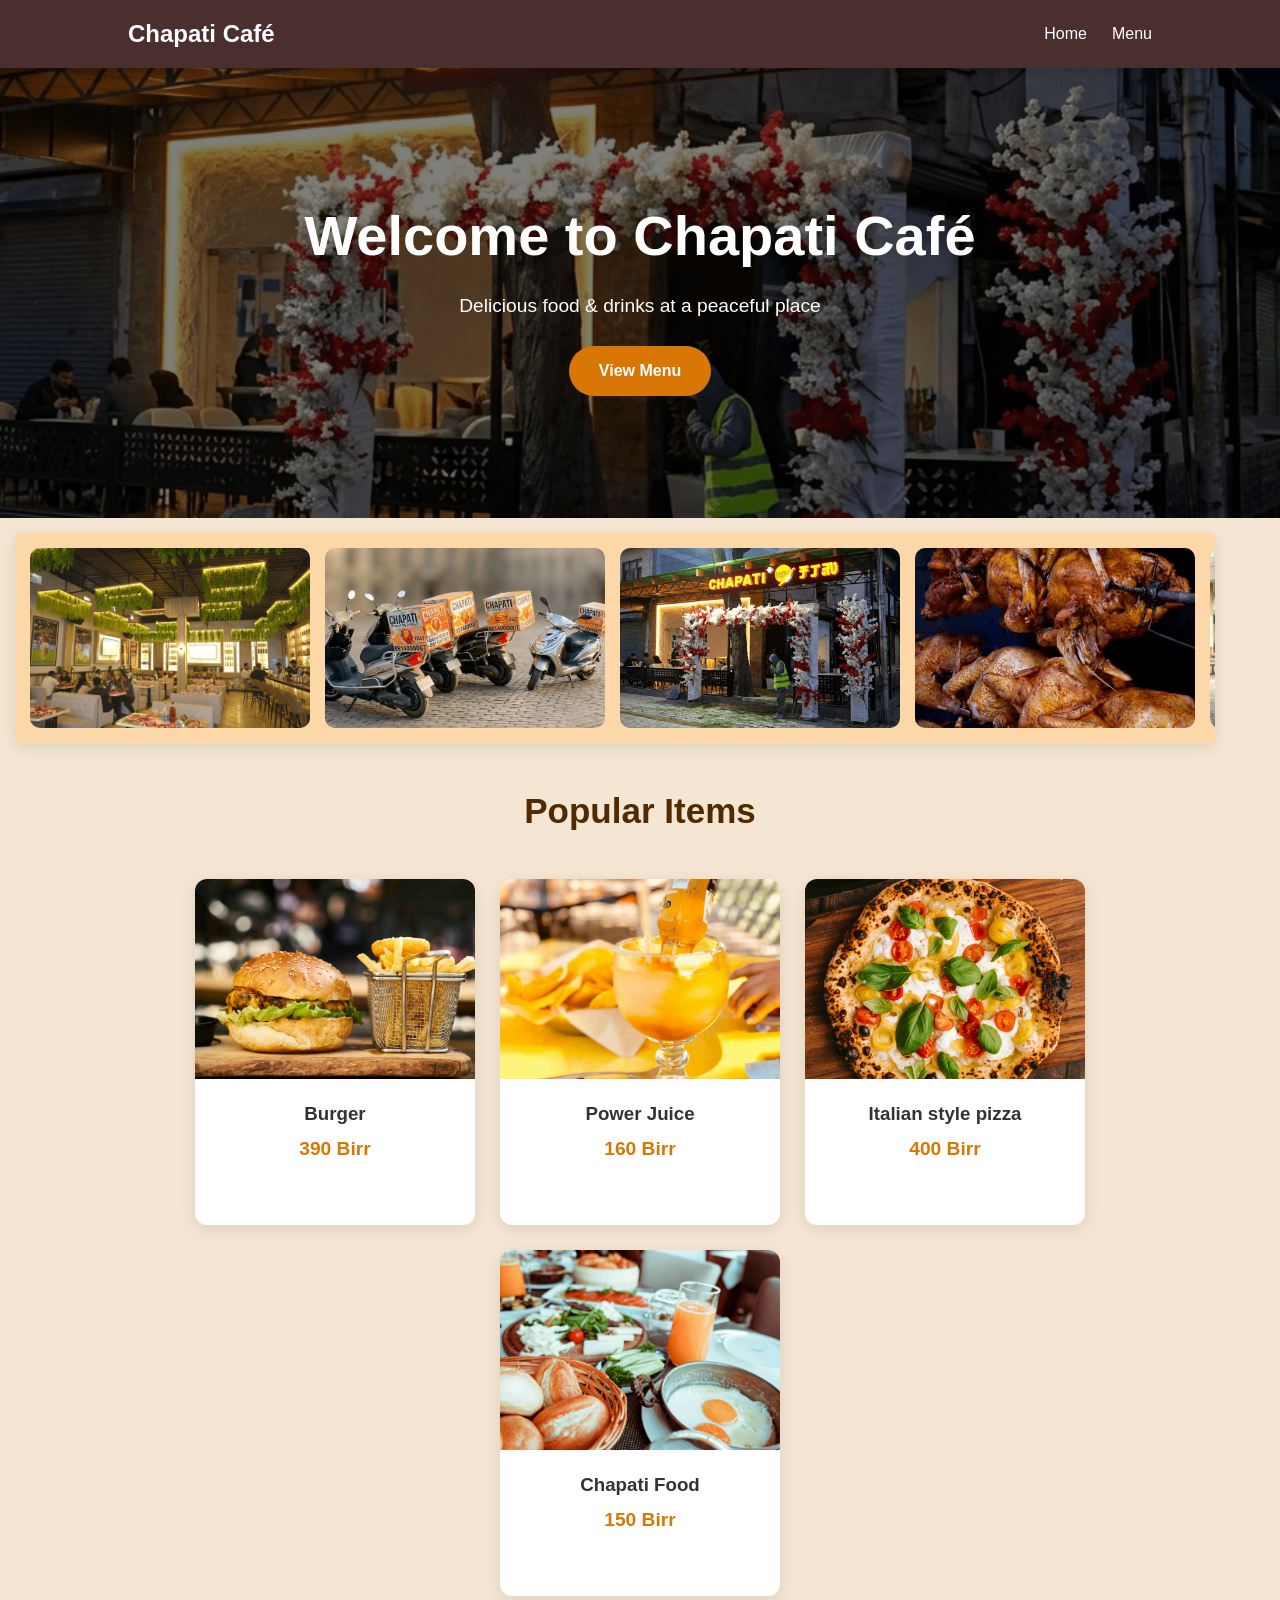
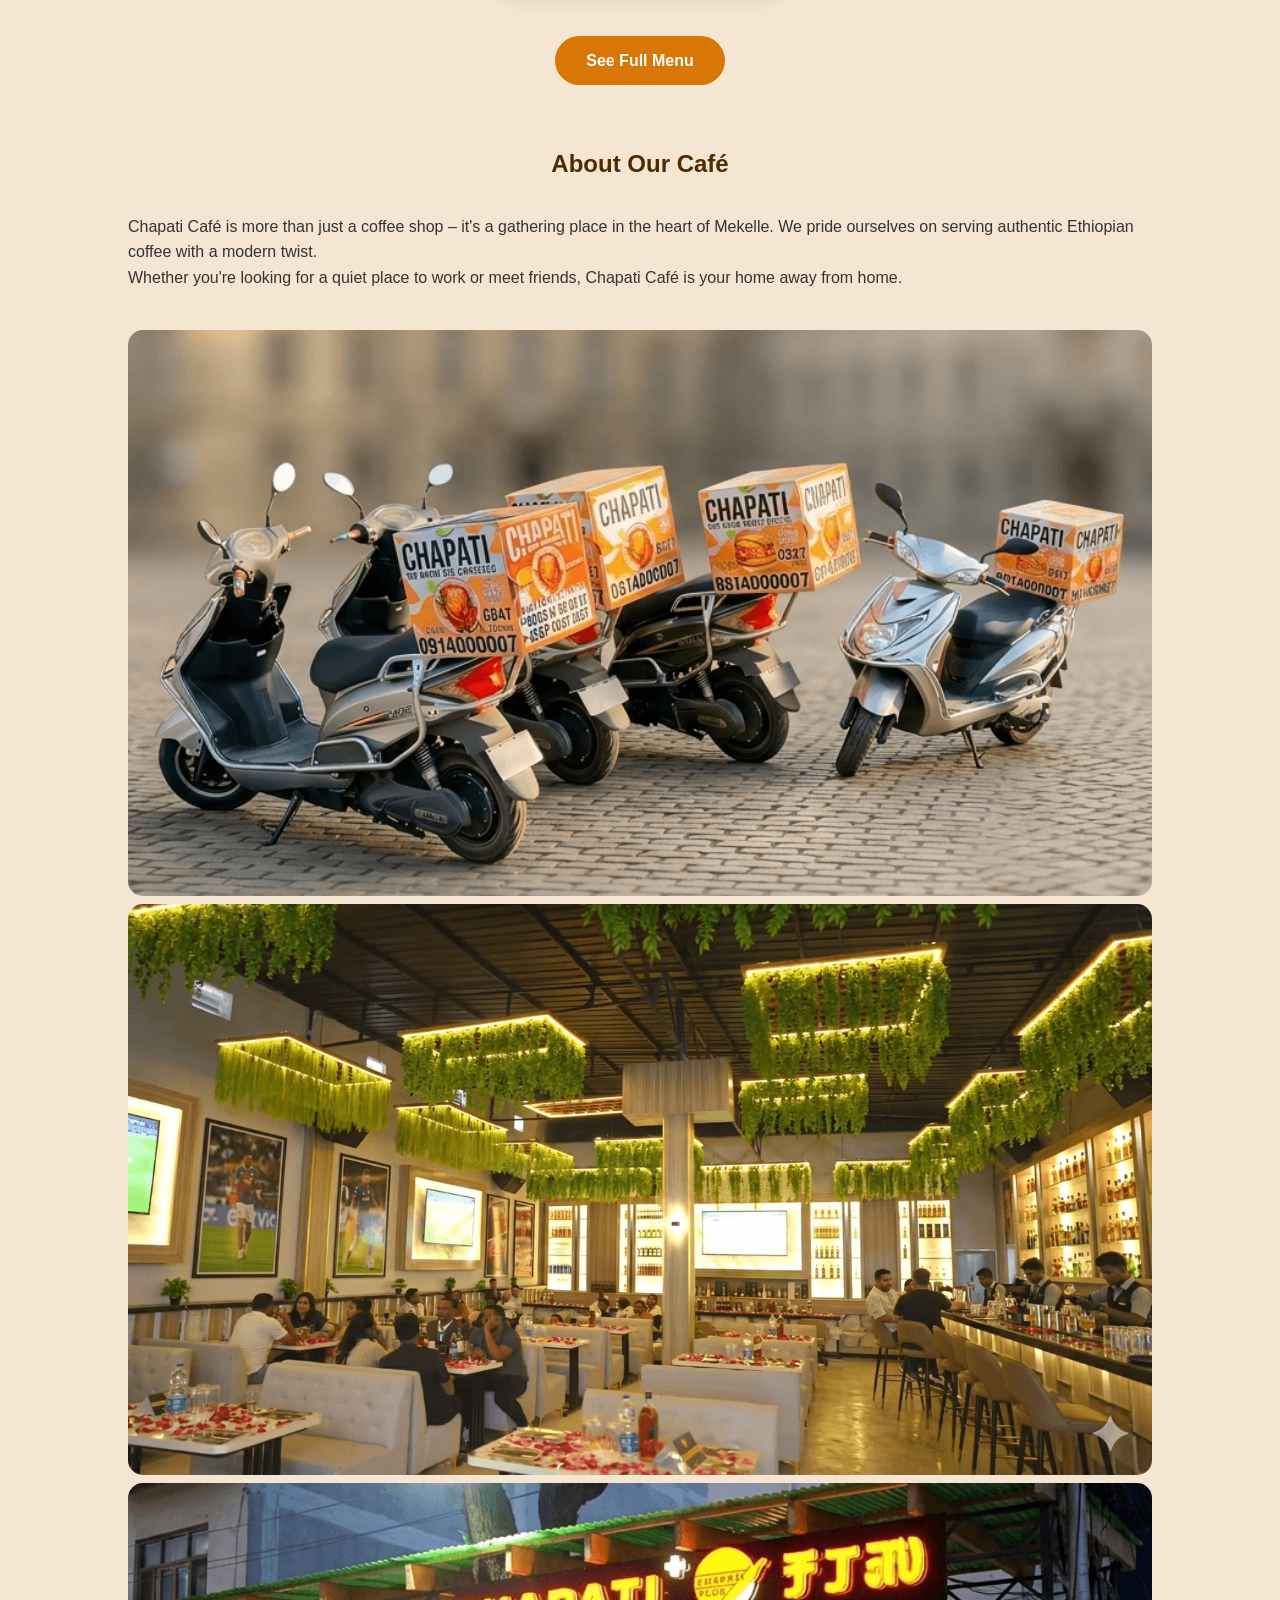
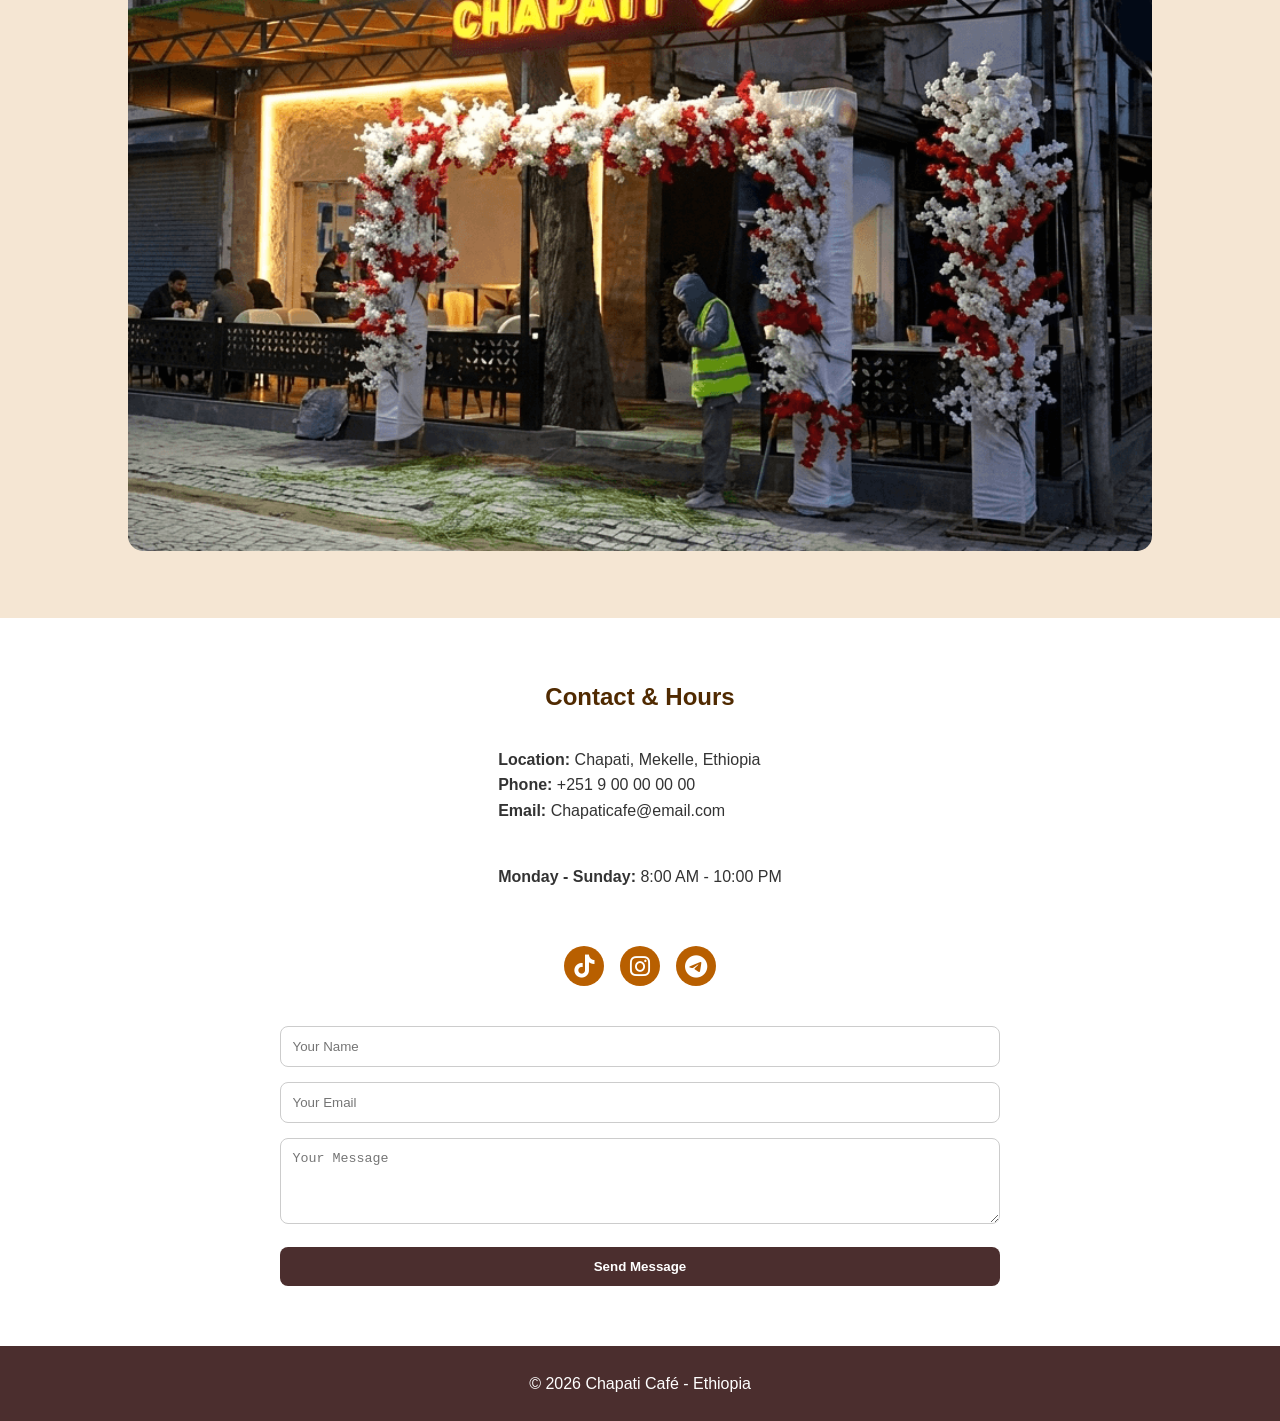
<file: index.html>
<!DOCTYPE html>
<html lang="en">
<head>
    <meta charset="UTF-8">
    <meta name="viewport" content="width=device-width, initial-scale=1.0">
    <title>Chapati Café | Home</title>
    <link rel="stylesheet" href="style.css">
    <link rel="stylesheet" href="https://cdnjs.cloudflare.com/ajax/libs/font-awesome/6.0.0/css/all.min.css">
    <link rel="icon" href="images/chapati-logo.jpg">
</head>
<body>

    <nav class="navbar">
        <div class="logo">Chapati Café</div>
        <ul class="nav-links">
            <li><a href="index.html">Home</a></li>
            <li><a href="menu.html">Menu</a></li>
        </ul>
        <div class="menu-toggle">&#9776;</div>
    </nav>

    <section class="hero">
        <h1>Welcome to Chapati Café</h1>
        <p>Delicious food & drinks at a peaceful place</p>
        <a href="menu.html" class="btn">View Menu</a>
    </section>

    <div class="img-animation">
        <div class="track">

            <!-- First set -->
            <div class="box-img"><img src="images/chapati-img1.png"></div>
            <div class="box-img"><img src="images/chapati-motors.png"></div>
            <div class="box-img"><img src="images/chapati-home-img1.png"></div>
            <div class="box-img"><img src="images/chapati-chicken.png"></div>
            <div class="box-img"><img src="images/chapati-img2.png"></div>
            <div class="box-img"><img src="images/chapati-alchole.png"></div>

            <!-- Duplicate (for smooth loop) -->
            <div class="box-img"><img src="images/chapati-img1.png"></div>
            <div class="box-img"><img src="images/chapati-motors.png"></div>
            <div class="box-img"><img src="images/chapati-home-img1.png"></div>
            <div class="box-img"><img src="images/chapati-chicken.png"></div>
            <div class="box-img"><img src="images/chapati-img2.png"></div>
            <div class="box-img"><img src="images/chapati-alchole.png"></div>

        </div>
    </div>

    <section class="featured">
        <h2>Popular Items</h2>
        <div class="menu-container">
            <div class="food-card">
                <div class="image-box"><img src="images/burger-burger.jpg" alt="Pizza"></div>
                <div class="food-info">
                    <h3>Burger</h3>
                    <p class="price">390 Birr</p>
                </div>
            </div>
            <div class="food-card">
                <div class="image-box"><img src="images/juice-power.jpg" alt="Coffee"></div>
                <div class="food-info">
                    <h3>Power Juice</h3>
                    <p class="price">160 Birr</p>
                </div>
            </div>
            <div class="food-card">
                <div class="image-box"><img src="images/pizza-italian-style.jpg" alt="Pizza"></div>
                <div class="food-info">
                    <h3>Italian style pizza</h3>
                    <p class="price">400 Birr</p>
                </div>
            </div>
            <div class="food-card">
                <div class="image-box"><img src="images/foods.jpg" alt="Coffee"></div>
                <div class="food-info">
                    <h3>Chapati Food</h3>
                    <p class="price">150 Birr</p>
                </div>
            </div>
        </div>
        <div class="view-menu-btn">
            <a href="menu.html">See Full Menu</a>
        </div>
    </section>

    <section class="about">
        <div class="about-container">
            <div class="about-text">
                <h2>About Our Café</h2>
                <p>Chapati Café is more than just a coffee shop – it's a gathering place in the heart of Mekelle. We pride ourselves on serving authentic Ethiopian coffee with a modern twist.</p>
                <p>Whether you're looking for a quiet place to work or meet friends, Chapati Café is your home away from home.</p>
            </div>
            <div class="about-image">
                <img src="images/chapati-motors.png" alt="Café Interior">
                <img src="images/chapati-img1.png" alt="Café Interior">
                <img src="images/chapati-home-img1.png" alt="Café Interior">
            </div>
        </div>
    </section>

    <section class="contact">
        <h2>Contact & Hours</h2>
        <div class="contact-container">
            <div class="contact-info">
                <p><strong>Location:</strong> Chapati, Mekelle, Ethiopia</p>
                <p><strong>Phone:</strong> +251 9 00 00 00 00</p>
                <p><strong>Email:</strong> Chapaticafe@email.com</p>
                <hr style="margin: 20px 0; border: 0; border-top: 1px solid #eee;">
                <p><strong>Monday - Sunday:</strong> 8:00 AM - 10:00 PM</p>
            </div>
            <div class="social-links">
                <a href="https://www.tiktok.com/@chapati_bbq?is_from_webapp=1&sender_device=pc"><i class="fab fa-tiktok"></i></a>
                <a href="https://www.instagram.com/chapati_bbq/"><i class="fab fa-instagram"></i></a>
                <a href="#"><i class="fab fa-telegram"></i></a>
            </div>
            <div class="contact-form">
                <form action="https://formspree.io/f/mojkpedg" method="POST">
                    <input type="text" name="name" placeholder="Your Name" required>
                    <input type="email" name="email" placeholder="Your Email" required>
                    <textarea name="message" placeholder="Your Message" rows="4" required></textarea>
                    <button type="submit">Send Message</button>
                </form>
            </div>
        </div>
    </section>

    <footer>
        <p>© 2026 Chapati Café - Ethiopia</p>
    </footer>

    <script src="script.js"></script>
</body>
</html>
</file>
<file: style.css>
/* GENERAL STYLES */
* {
    margin: 0;
    padding: 0;
    box-sizing: border-box;
}

body {
    font-family: 'Segoe UI', Arial, sans-serif;
    background-color: #F5E6D3;
    color: #333;
    line-height: 1.6;
    overflow-x: hidden;
}

/* NAVBAR */
.navbar {
    position: sticky;
    top: 0;
    width: 100%;
    background-color: #4B2E2E;
    color: white;
    display: flex;
    justify-content: space-between;
    align-items: center;
    padding: 15px 10%;
    z-index: 1000;
    box-shadow: 0 2px 10px rgba(0,0,0,0.2);
}

.logo {
    font-size: 24px;
    font-weight: bold;
}

.nav-links {
    list-style: none;
    display: flex;
    gap: 25px;
}

.nav-links a {
    color: white;
    text-decoration: none;
    font-weight: 500;
    transition: 0.3s;
}

.nav-links a:hover {
    color: #D97706;
}

.menu-toggle {
    display: none;
    font-size: 26px;
    cursor: pointer;
}

/* HERO SECTION */
.hero {
    position: relative;
    text-align: center;
    padding: 80px 20px;
    background: url('images/chapati-home-img1.png') no-repeat center center/cover;
    color: white;
    min-height: 50vh;
    display: flex;
    flex-direction: column;
    justify-content: center;
    align-items: center;
}

.hero::before {
    content: "";
    position: absolute;
    inset: 0;
    background: rgba(0,0,0,0.5);
}

.hero h1, .hero p, .hero .btn {
    position: relative;
    z-index: 1;
}

.hero h1 { 
    font-size: clamp(2rem, 5vw, 3.5rem); 
    margin-bottom: 10px; 
}

.hero p { 
    font-size: 1.2rem; 
    margin-bottom: 25px; 
}

.hero .btn {
    background-color: #D97706;
    color: white;
    padding: 12px 30px;
    border-radius: 30px;
    text-decoration: none;
    font-weight: bold;
    transition: 0.3s;
}

.hero .btn:hover { 
    background-color: #B85F00; 
    transform: scale(1.05); 
}

/* horizontal animation */
.img-animation {
    max-width: 1200px;
    margin: 15px;
    overflow: hidden;
    padding: 15px;
    border-radius: 5px;
    background: #fcd8a9;
    box-shadow: 0 4px 15px rgba(0,0,0,0.1);
}

.track {
    display: flex;
    gap: 15px;
    width: max-content;
    animation: scroll 25s linear infinite;
}

.track:hover {
    animation-play-state: paused;
}

.box-img {
    width: 280px;
    height: 180px;
    flex-shrink: 0;
    border-radius: 10px;
    overflow: hidden;
    position: relative;
    transition: transform 0.3s ease;
}

.box-img img {
    width: 100%;
    height: 100%;
    object-fit: cover;
    display: block;
}

.box-img:hover {
    transform: scale(1.05);
}

.box-img::after {
    content: "";
    position: absolute;
    inset: 0;
    background: rgba(0,0,0,0.2);
    opacity: 0;
    transition: 0.3s;
}

.box-img:hover::after {
    opacity: 1;
}

@keyframes scroll {
    0% {
        transform: translateX(0);
    }
    100% {
        transform: translateX(-50%);
    }
}

/* FEATURED SECTION */
.featured h2 {
    text-align: center;
    margin-top: 40px;
    font-weight: bold;
    font-size: 35px;
    color: #502a01;
}

.menu-container {
    display: flex;
    flex-wrap: wrap;
    justify-content: center;
    gap: 25px;
    padding: 40px 10%;
}

.food-card {
    position: relative;
    padding-bottom: 40px;
    background: white;
    width: 280px;
    border-radius: 12px;
    overflow: hidden;
    box-shadow: 0 4px 15px rgba(0,0,0,0.1);
    transition: 0.3s ease;
    
    /* display: flex;
    flex-direction: column;
    justify-content: space-between; */
}

.food-card:hover { transform: translateY(-8px); }

.image-box { 
    height: 200px; 
    width: 100%; 
}

.image-box img { 
    width: 100%; 
    height: 100%; 
    object-fit: cover; 
}

.food-info { 
    padding: 20px; 
    text-align: center; 
    flex-grow: 1;
}

.price { 
    color: #D97706; 
    font-weight: bold; 
    font-size: 1.2rem; 
    margin-top: 5px; 
}

.food-card .moreDiv {
    display: flex;
    justify-content: center;
    padding-bottom: 10px;
    border: none;
}

.food-card .moreBtn {
    position: absolute;
    bottom: 5px;
    background: #B85F00;
    color: white;
    border: none;
    padding: 7px 16px;
    margin: 3px 3px;
    border-radius: 25px;
    cursor: pointer;
    transition: 0.3s;
    font-size: 12px;
}

.food-card .moreBtn:hover {
    background: #D97706;
}

.view-menu-btn {
    background-color: #D97706;
    padding: 12px 30px;
    border-radius: 30px;
    font-weight: bold;
    transition: 0.3s;
    width: 170px;
    text-align: center;
    margin: auto;
}

.view-menu-btn:hover {
    transform: scale(1.03);
    background-color: #B85F00;
}

.view-menu-btn a {
    color: white;
    text-decoration: none;
}

/* FILTER BUTTONS */
.category-buttons { 
    text-align: center; 
    margin: 40px 0 10px;
}

.filter-btn {
    background: #4B2E2E; 
    color: white; 
    border: none; 
    padding: 10px 20px;
    margin: 5px 3px; 
    border-radius: 25px; 
    cursor: pointer; 
    transition: 0.3s;
}
.filter-btn.active, 
.filter-btn:hover { 
    background: #D97706; 
}

/* ABOUT & CONTACT */
.about, .contact { 
    padding: 60px 10%; 
    background: white; 
}

.about { 
    background: #F5E6D3; 
}

.contact h2, .about-text h2 {
    text-align: center;
    color: #502a01;
    margin-bottom: 30px;
}

.about-container, 
.contact-container {
    display: flex; 
    align-items: center;
    flex-direction: column; 
    gap: 40px;
    /* border: black solid 2px; */
}

.about-text, 
.contact-info, 
.contact-form { 
    flex: 1; 
}

.contact-info {
    /* border: black solid 2px; */
    display: flex;
    flex-direction: column;
    align-items: start;
}

.about-image img { 
    width: 100%; 
    border-radius: 15px; 
}

.social-links {
    display: flex;
    gap: 1rem;
    margin-top: 1rem;
}

.social-links i {
    font-size: 23px;
}

.social-links a {
    width: 40px;
    height: 40px;
    background: #B85F00;
    color: #fff;
    border-radius: 50%;
    display: flex;
    align-items: center;
    justify-content: center;
    text-decoration: none;
    transition: all 0.3s;
}

.social-links a:hover {
    background: #4B2E2E;
    transform: translateY(-3px);
}

.contact-form input, 
.contact-form textarea {
    width: 100%; 
    padding: 12px; 
    margin-bottom: 15px; 
    border: 1px solid #ccc; 
    border-radius: 8px;
}

.contact-form button {
    width: 100%; 
    padding: 12px; 
    background: #4B2E2E; 
    color: white; 
    border: none;
    border-radius: 8px; 
    cursor: pointer; 
    font-weight: bold;
}

.more-btn{
    text-align: center;
    margin: 30px;
    margin-bottom: 60px;
}

.more-btn .btnn {
    background-color: #4B2E2E;
    color: white;
    padding: 12px 30px;
    border-radius: 30px;
    text-decoration: none;
    font-weight: bold;
    transition: 0.3s;
}

.btnn {
    transition: all 0.3s ease;
    cursor: pointer;
    user-select: none; /* Prevents highlighting text when clicking fast */
}

.more-btn .btnn:hover, 
.more-btn .activee { 
    background-color: #B85F00; 
    transform: scale(1.05); 
}

.btnn.disabled {
    opacity: 0.3;
    pointer-events: none;
    cursor: default;
}

/* Ensure activee class is still visible */
.btnn.activee {
    background-color: #B85F00; 
    color: white;
}

/* MODAL STYLES */
.modal {
    display: none; 
    position: fixed;
    z-index: 2000;
    left: 0;
    top: 0;
    width: 100%;
    height: 100%;
    background-color: rgba(0, 0, 0, 0.85);
    backdrop-filter: blur(8px);
    overflow-y: auto;
}

.modal-content {
    background-color: #fff;
    margin: 5% auto;
    width: 90%;
    max-width: 500px;
    border-radius: 20px;
    position: relative;
    overflow: hidden;
    animation: modalSlide 0.4s ease;
}

@keyframes modalSlide {
    from { transform: translateY(-50px); opacity: 0; }
    to { transform: translateY(0); opacity: 1; }
}

.close-modal {
    position: absolute;
    right: 15px;
    top: 10px;
    font-size: 35px;
    color: #4B2E2E;
    cursor: pointer;
    z-index: 10;
}

.modal-image-container img {
    width: 100%;
    height: 250px;
    object-fit: cover;
}

.modal-text {
    padding: 25px;
    text-align: center;
}

.modal-text h2 { color: #502a01; margin-bottom: 5px; }
.modal-text hr { margin: 15px 0; border: 0; border-top: 1px solid #eee; }

.call-btn {
    display: inline-block;
    background: #D97706;
    color: white;
    padding: 12px 25px;
    border-radius: 25px;
    text-decoration: none;
    font-weight: bold;
    margin-top: 20px;
    transition: 0.3s;
}

.call-btn:hover { background: #B85F00; }

footer { 
    background: #4B2E2E; 
    color: white; 
    text-align: center; 
    padding: 25px; 
}

@media (max-width: 768px) {
    .box-img {
        width: 220px;
        height: 140px;
    }
}

/* MOBILE RESPONSIVENESS */
@media (max-width: 480px) {
    .menu-toggle { 
        display: block; 
    }

    .box-img {
        width: 180px;
        height: 120px;
    }

    .food-card {
        width: 150px;
        height: 90%;
    }
    .menu-container {
        padding: 40px 2%;
        display: grid;
        grid-template-columns: repeat(2, 1fr);
        gap: 0px;
        justify-items: center;
        align-items: center;
    }
    .image-box {
        height: 110px;
        width: 100%;
    }
    .food-info {
        padding: 5px 20px;
    }

    .food-info h3, .food-info p {
        font-size: 13px;
        font-weight: bold;
        margin: 0;
        padding: 0;
    }

    .nav-links {
        display: none; 
        position: absolute; 
        top: 60px; 
        right: 0;
        background: #4B2E2E; 
        width: 200px; 
        flex-direction: column; 
        padding: 20px;
    }
    .nav-links.active { 
        display: flex;
     }

    .about-container, 
    .contact-container { 
        flex-direction: column; 
        text-align: center; 
    }
}
</file>
